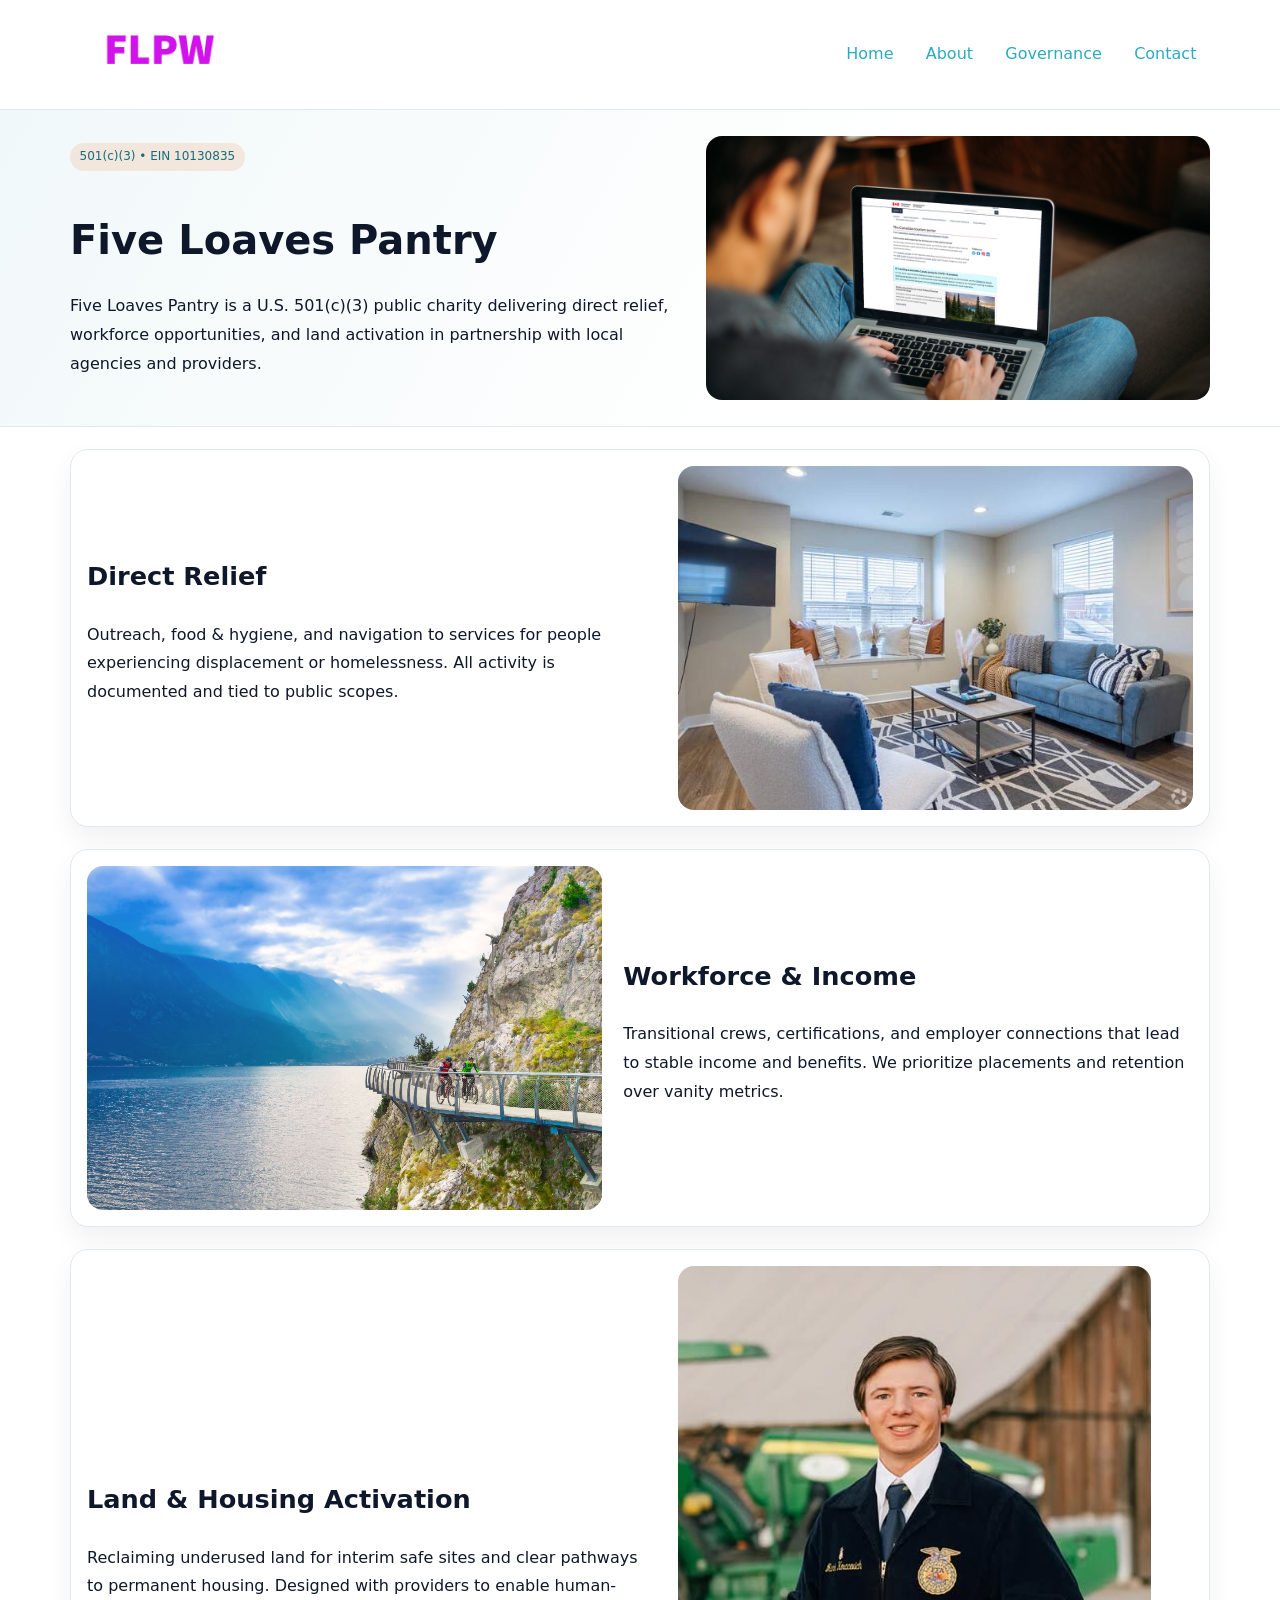
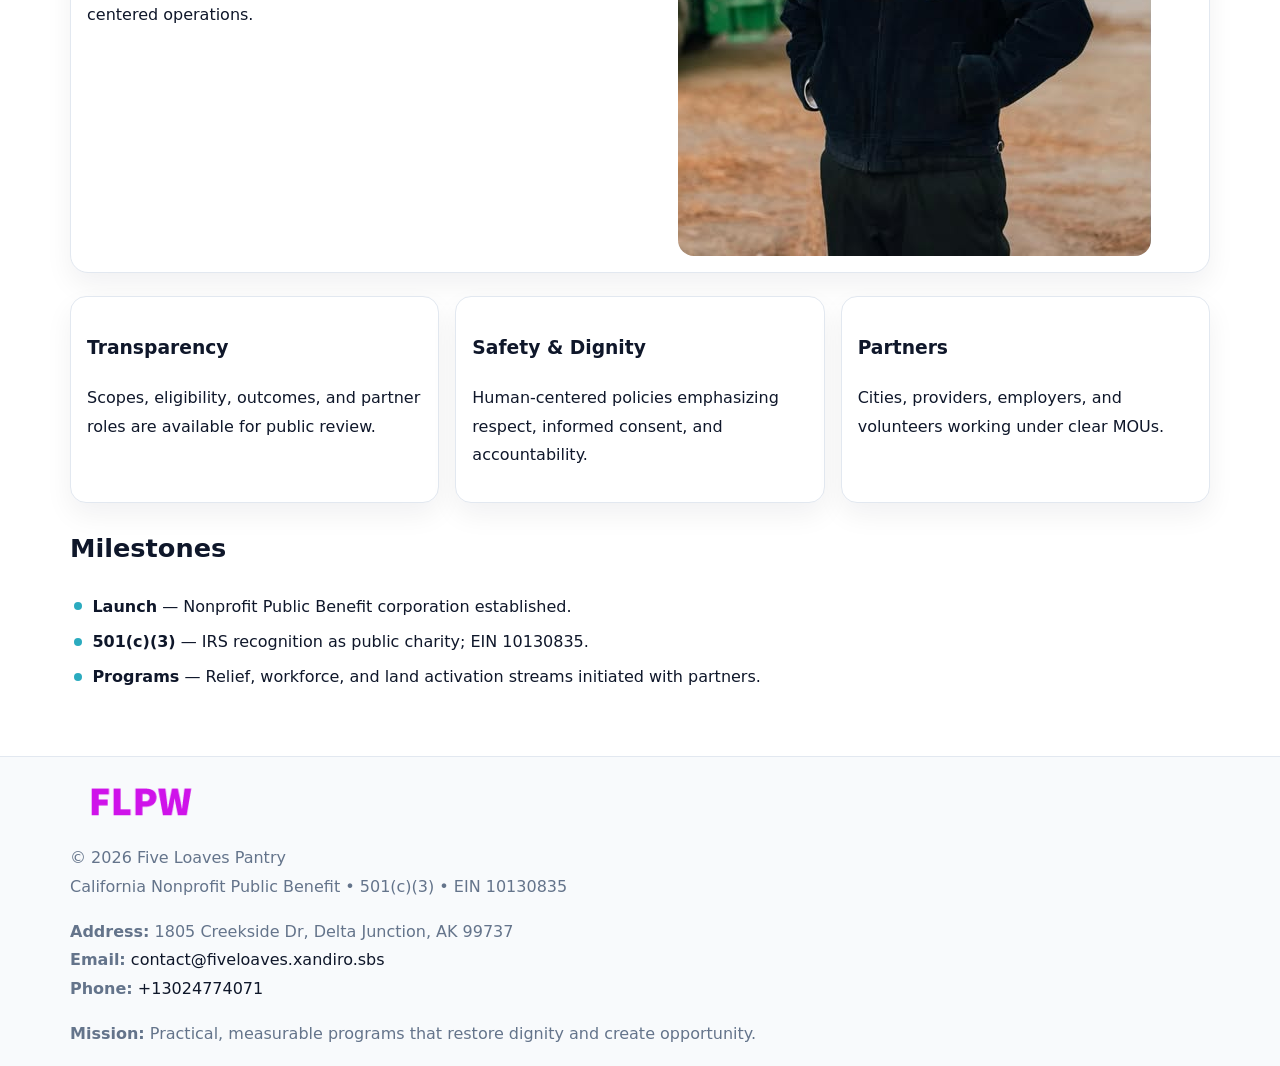
<file: index.html>
<!doctype html><html lang="en"><head>
<meta charset="utf-8">
<meta name="viewport" content="width=device-width,initial-scale=1">
<title>Five Loaves Pantry – Nonprofit • 2025</title>
<link rel="stylesheet" href="assets/styles.css">
<link rel="icon" href="images/logo.png">
<meta name="data-ein" content="10130835">
<meta name="data-name" content="Five Loaves Pantry">
<meta name="data-email" content="contact@fiveloaves.xandiro.sbs">
<meta name="data-phone" content="+13024774071">
<meta name="data-address" content="1805 Creekside Dr,
Delta Junction, AK 99737">
<meta name="data-map" content="1805+Creekside+Dr,+Delta+Junction,+AK+99737">
  <meta name="description" content="Our nonprofit strengthens the community with programs focused on community services, education, and direct relief.">
<meta name="facebook-domain-verification" content="a6510o977hpi3pv7zz2l46fuvrympr" />
</head><body>
<div style="position:absolute;left:-9999px;top:-9999px;opacity:0" data-uniq="{{UNIQUE_BLOB}}">
  <span>Our nonprofit strengthens the community with programs focused on community services, education, and direct relief.</span><svg width="12" height="12" viewBox="0 0 12 12" xmlns="http://www.w3.org/2000/svg"><circle cx="6" cy="6" r="5" fill="#047857"/></svg><img src="images/hero.jpg" width="1" height="1" alt="" loading="lazy"/>
</div>

<header>
  <div class="c0a71a18a1c">
    <a href="index.html"><img src="images/logo.png" alt="Five Loaves Pantry" style="width:150px"></a>
    <nav>
      <a class="active" href="index.html">Home</a>
      <a href="about.html">About</a>
      <a href="governance.html">Governance</a>
      <a href="contact.html">Contact</a>
    </nav>
  </div>
</header>

<section class="cdd1432cf05">
  <div class="cef73b601be">
    <div>
      <span class="c86368c1adb">501(c)(3) • EIN 10130835</span>
      <h1>Five Loaves Pantry</h1>
      <p class="cbe168998eb">Five Loaves Pantry is a U.S. 501(c)(3) public charity delivering direct relief, workforce opportunities, and land activation in partnership with local agencies and providers.</p>
    </div>
    <img src="images/hero.jpg" alt="Community work">
  </div>
</section>

<main class="main-wrap">
  <section class="section zigzag">
    <div>
      <h2>Direct Relief</h2>
      <p>Outreach, food & hygiene, and navigation to services for people experiencing displacement or homelessness. All activity is documented and tied to public scopes.</p>
    </div>
    <img src="images/relief.jpg" alt="Relief program">
  </section>

  <section class="section zigzag reverse">
    <img src="images/jobs.jpg" alt="Workforce program">
    <div>
      <h2>Workforce & Income</h2>
      <p>Transitional crews, certifications, and employer connections that lead to stable income and benefits. We prioritize placements and retention over vanity metrics.</p>
    </div>
  </section>

  <section class="section zigzag">
    <div>
      <h2>Land & Housing Activation</h2>
      <p>Reclaiming underused land for interim safe sites and clear pathways to permanent housing. Designed with providers to enable human-centered operations.</p>
    </div>
    <img src="images/land.jpg" alt="Land activation">
  </section>

  <section class="section cards">
    <article class="cd4abc0ddd6">
      <h3>Transparency</h3>
      <p>Scopes, eligibility, outcomes, and partner roles are available for public review.</p>
    </article>
    <article class="cd4abc0ddd6">
      <h3>Safety & Dignity</h3>
      <p>Human-centered policies emphasizing respect, informed consent, and accountability.</p>
    </article>
    <article class="cd4abc0ddd6">
      <h3>Partners</h3>
      <p>Cities, providers, employers, and volunteers working under clear MOUs.</p>
    </article>
  </section>

  <section class="section">
    <h2>Milestones</h2>
    <ul class="timeline">
      <li><strong>Launch</strong> — Nonprofit Public Benefit corporation established.</li>
      <li><strong>501(c)(3)</strong> — IRS recognition as public charity; EIN 10130835.</li>
      <li><strong>Programs</strong> — Relief, workforce, and land activation streams initiated with partners.</li>
    </ul>
  </section>
</main>

<footer>
  <div class="footer-wrap">
    <div class="footer-grid">
      <div class="footer-col">
        <img src="images/logo.png" alt="" style="width:140px;margin-bottom:.4rem">
        <div class="small">© <span id="year"></span> Five Loaves Pantry</div>
        <div class="small">California Nonprofit Public Benefit • 501(c)(3) • EIN 10130835</div>
      </div>
      <div class="footer-col">
        <div class="small"><strong>Address:</strong> 1805 Creekside Dr,
Delta Junction, AK 99737</div>
        <div class="small"><strong>Email:</strong> <a href="mailto:contact@fiveloaves.xandiro.sbs">contact@fiveloaves.xandiro.sbs</a></div>
        <div class="small"><strong>Phone:</strong> <a href="tel:+13024774071">+13024774071</a></div>
      </div>
      <div class="footer-col">
        <div class="small"><strong>Mission:</strong> Practical, measurable programs that restore dignity and create opportunity.</div>
      </div>
    </div>
  </div>
</footer>

<script>
(function(){
  function m(n){const e=document.querySelector('meta[name="'+n+'"]');return e?e.content:'';}
  function h(s){let x=2166136261>>>0;for(let i=0;i<s.length;i++){x^=s.charCodeAt(i);x=(x*16777619)>>>0;}return x>>>0;}
  const key = h((m('data-ein') || m('data-name') || '0').replace(/\s+/g,''));
  const H = key % 360, S = 55 + (key % 20), L = 46;
  const r = document.documentElement;
  r.style.setProperty('--brand', `hsl(${H} ${S}% ${L}%)`);
  r.style.setProperty('--brand-ink', `hsl(${H} ${Math.min(95,S+10)}% ${Math.max(20,L-18)}%)`);
  r.style.setProperty('--soft', `hsl(${H} ${Math.max(40,S-25)}% 96%)`);
  const y = document.getElementById('year'); if (y) y.textContent = new Date().getFullYear();
})();
</script>
</body></html>
</file>
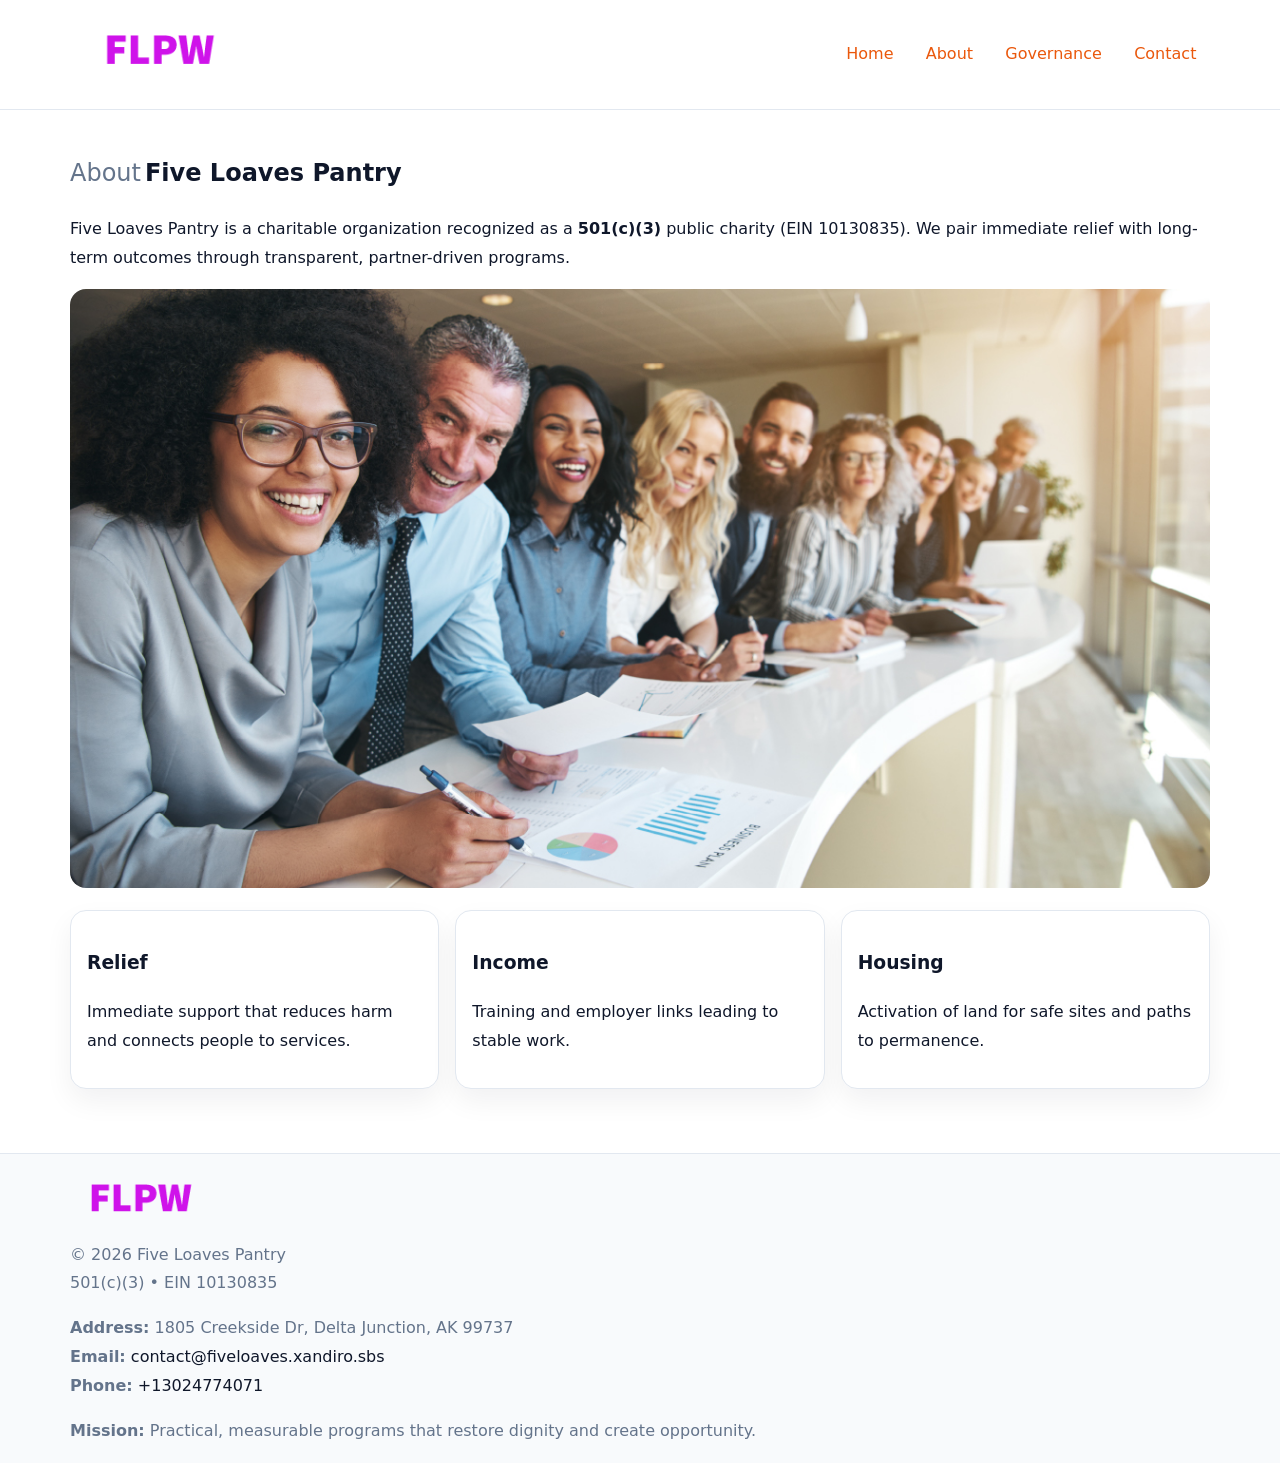
<file: about.html>
<!doctype html><html lang="en"><head>
<meta charset="utf-8">
<meta name="viewport" content="width=device-width,initial-scale=1">
<title>Five Loaves Pantry – Nonprofit • 2025</title>
<link rel="stylesheet" href="assets/styles.css">
<link rel="icon" href="images/logo.png">
<meta name="data-ein" content="10130835">
<meta name="data-name" content="Five Loaves Pantry">
<style>
h1 span.label{
  font-weight:500;
  color:var(--muted);
  margin-right:.25rem;
}
h1 span.name{
  font-weight:700;
  color:var(--ink);
}
</style>
  <meta name="description" content="Our nonprofit strengthens the community with programs focused on community services, education, and direct relief.">
</head><body>
<div style="position:absolute;left:-9999px;top:-9999px;opacity:0" data-uniq="{{UNIQUE_BLOB}}">
  <span>Our nonprofit strengthens the community with programs focused on community services, education, and direct relief.</span><svg width="12" height="12" viewBox="0 0 12 12" xmlns="http://www.w3.org/2000/svg"><circle cx="6" cy="6" r="5" fill="#047857"/></svg><img src="images/relief.jpg" width="1" height="1" alt="" loading="lazy"/>
</div>

<header>
  <div class="c0a71a18a1c">
    <a href="index.html"><img src="images/logo.png" style="width:150px" alt=""></a>
    <nav>
      <a href="index.html">Home</a>
      <a class="active" href="about.html">About</a>
      <a href="governance.html">Governance</a>
      <a href="contact.html">Contact</a>
    </nav>
  </div>
</header>

<main class="main-wrap">
  <section class="section">
    <h1><span class="label">About</span><span class="name">Five Loaves Pantry</span></h1>
    <p>Five Loaves Pantry is a charitable organization recognized as a <strong>501(c)(3)</strong> public charity (EIN 10130835). We pair immediate relief with long-term outcomes through transparent, partner-driven programs.</p>
    <img src="images/about.jpg" alt="About us" style="margin-top:1rem">
  </section>

  <section class="section cards">
    <article class="cd4abc0ddd6"><h3>Relief</h3><p>Immediate support that reduces harm and connects people to services.</p></article>
    <article class="cd4abc0ddd6"><h3>Income</h3><p>Training and employer links leading to stable work.</p></article>
    <article class="cd4abc0ddd6"><h3>Housing</h3><p>Activation of land for safe sites and paths to permanence.</p></article>
  </section>
</main>

<footer>
  <div class="footer-wrap">
    <div class="footer-grid">
      <div class="footer-col"><img src="images/logo.png" alt="" style="width:140px;margin-bottom:.4rem"><div class="small">© <span id="year"></span> Five Loaves Pantry</div><div class="small">501(c)(3) • EIN 10130835</div></div>
      <div class="footer-col"><div class="small"><strong>Address:</strong> 1805 Creekside Dr,
Delta Junction, AK 99737</div><div class="small"><strong>Email:</strong> <a href="mailto:contact@fiveloaves.xandiro.sbs">contact@fiveloaves.xandiro.sbs</a></div><div class="small"><strong>Phone:</strong> <a href="tel:+13024774071">+13024774071</a></div></div>
      <div class="footer-col"><div class="small"><strong>Mission:</strong> Practical, measurable programs that restore dignity and create opportunity.</div></div>
    </div>
  </div>
</footer>
<script>(()=>{const y=document.getElementById('year');if(y)y.textContent=new Date().getFullYear();})();</script>
</body></html>
</file>
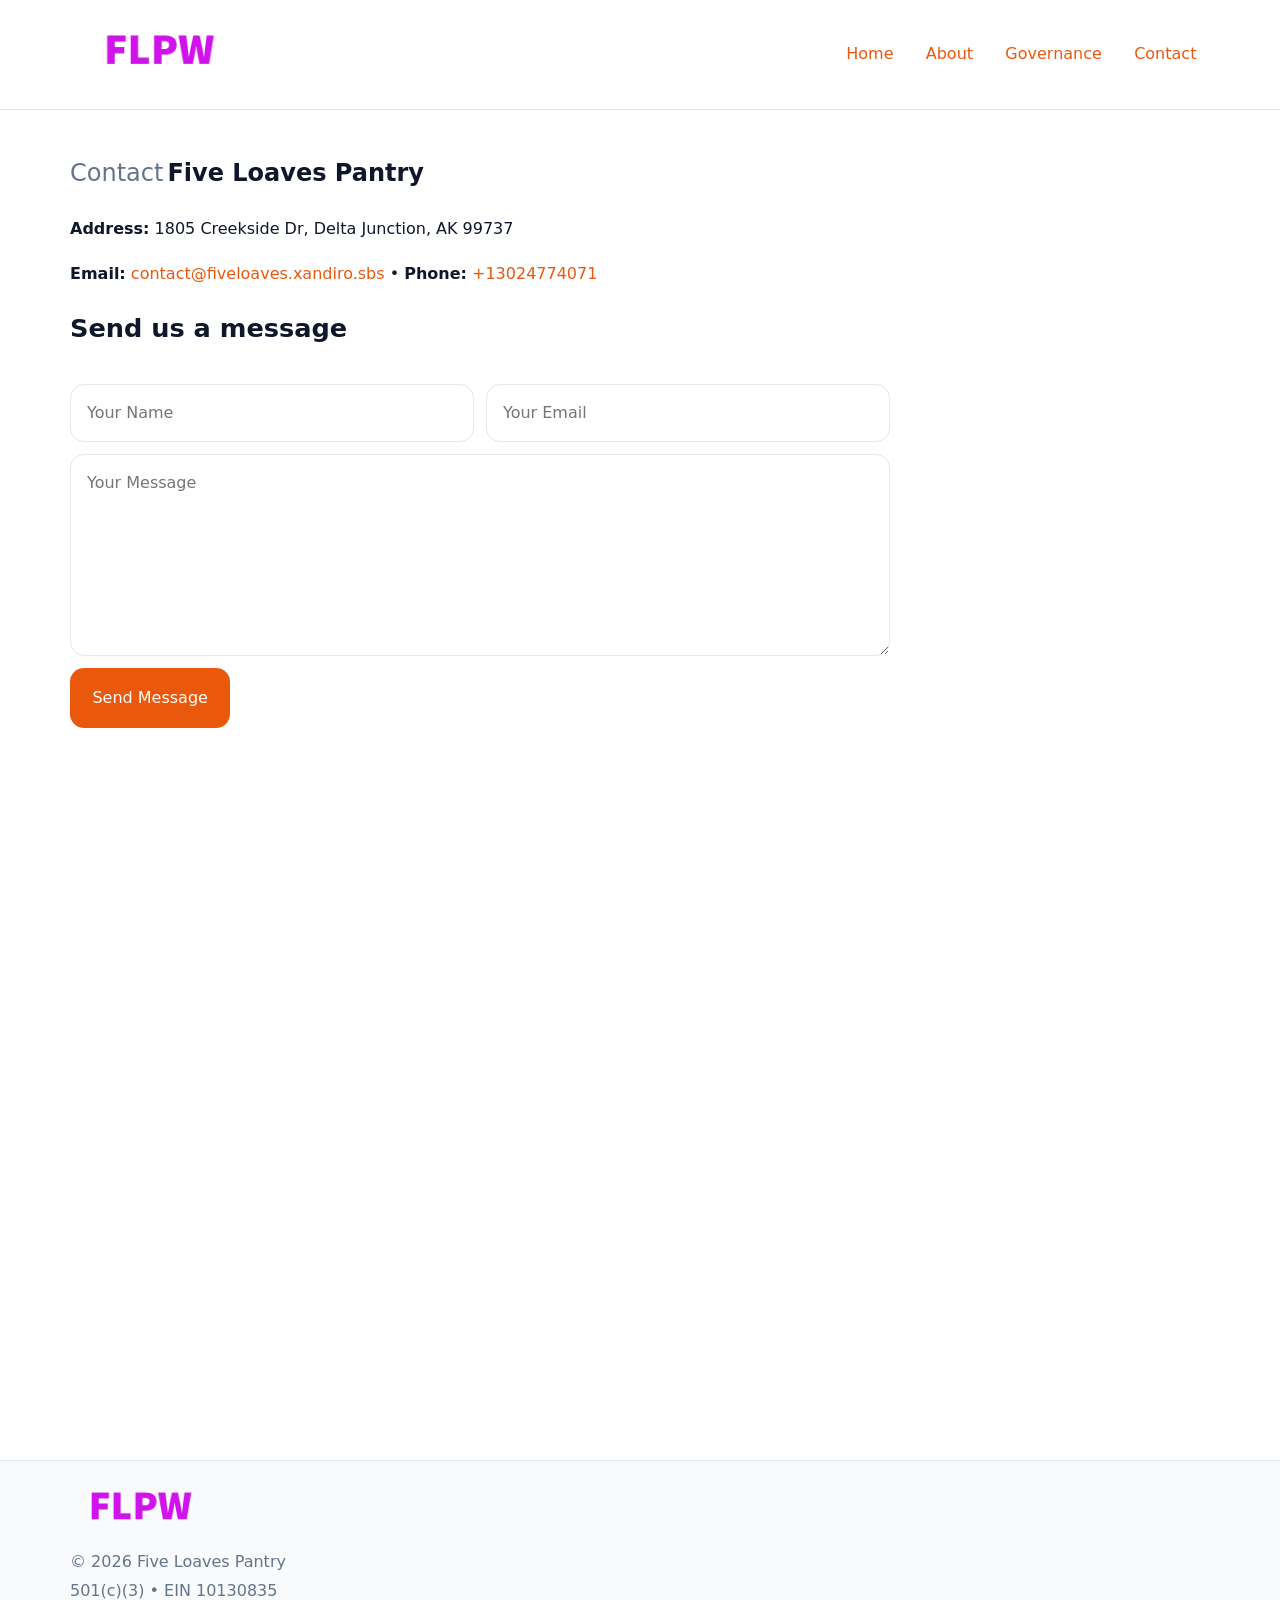
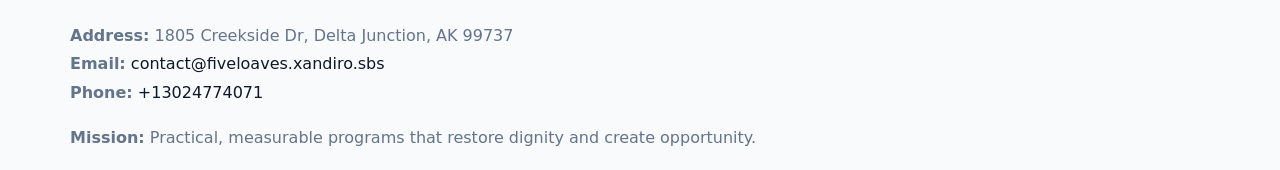
<file: contact.html>
<!doctype html><html lang="en"><head>
<meta charset="utf-8">
<meta name="viewport" content="width=device-width,initial-scale=1">
<title>Five Loaves Pantry – Nonprofit • 2025</title>
<link rel="stylesheet" href="assets/styles.css">
<link rel="icon" href="images/logo.png">
<meta name="data-ein" content="10130835">
<meta name="data-name" content="Five Loaves Pantry">
<meta name="data-email" content="contact@fiveloaves.xandiro.sbs">
<meta name="data-phone" content="+13024774071">
<meta name="data-address" content="1805 Creekside Dr,
Delta Junction, AK 99737">
<meta name="data-map" content="1805+Creekside+Dr,+Delta+Junction,+AK+99737">
<style>
h1 span.label{
  font-weight:500;
  color:var(--muted);
  margin-right:.25rem;
}
h1 span.name{
  font-weight:700;
  color:var(--ink);
}
</style>
  <meta name="description" content="Our nonprofit strengthens the community with programs focused on community services, education, and direct relief.">
</head><body>
<div style="position:absolute;left:-9999px;top:-9999px;opacity:0" data-uniq="{{UNIQUE_BLOB}}">
  <span>Our nonprofit strengthens the community with programs focused on community services, education, and direct relief.</span><svg width="12" height="12" viewBox="0 0 12 12" xmlns="http://www.w3.org/2000/svg"><circle cx="6" cy="6" r="5" fill="#047857"/></svg><img src="images/jobs.jpg" width="1" height="1" alt="" loading="lazy"/>
</div>

<header>
  <div class="c0a71a18a1c">
    <a href="index.html"><img src="images/logo.png" style="width:150px" alt=""></a>
    <nav>
      <a href="index.html">Home</a>
      <a href="about.html">About</a>
      <a href="governance.html">Governance</a>
      <a class="active" href="contact.html">Contact</a>
    </nav>
  </div>
</header>

<main class="main-wrap">
  <section class="section">
    <h1><span class="label">Contact</span><span class="name">Five Loaves Pantry</span></h1>

    <p><strong>Address:</strong> 1805 Creekside Dr,
Delta Junction, AK 99737</p>
    <p><strong>Email:</strong> <a href="mailto:contact@fiveloaves.xandiro.sbs">contact@fiveloaves.xandiro.sbs</a> • <strong>Phone:</strong> <a href="tel:+13024774071">+13024774071</a></p>

    <form action="#" method="post" class="contact-form" novalidate>
      <h2>Send us a message</h2>
      <div class="row-2">
        <input id="cf-name" name="name" type="text" placeholder="Your Name" autocomplete="name" required>
        <input id="cf-email" name="email" type="email" placeholder="Your Email" autocomplete="email" required>
      </div>
      <textarea id="cf-msg" name="message" rows="6" placeholder="Your Message" required></textarea>
      <button type="submit">Send Message</button>
    </form>

    <div style="margin-top:1.1rem">
      <iframe src="https://www.google.com/maps?q=1805+Creekside+Dr,+Delta+Junction,+AK+99737&output=embed"
        style="width:100%;aspect-ratio:16/9;border:0;border-radius:14px"
        loading="lazy" referrerpolicy="no-referrer-when-downgrade"></iframe>
    </div>
  </section>
</main>

<footer>
  <div class="footer-wrap">
    <div class="footer-grid">
      <div class="footer-col"><img src="images/logo.png" style="width:140px;margin-bottom:.4rem" alt=""><div class="small">© <span id="year"></span> Five Loaves Pantry</div><div class="small">501(c)(3) • EIN 10130835</div></div>
      <div class="footer-col"><div class="small"><strong>Address:</strong> 1805 Creekside Dr,
Delta Junction, AK 99737</div><div class="small"><strong>Email:</strong> <a href="mailto:contact@fiveloaves.xandiro.sbs">contact@fiveloaves.xandiro.sbs</a></div><div class="small"><strong>Phone:</strong> <a href="tel:+13024774071">+13024774071</a></div></div>
      <div class="footer-col"><div class="small"><strong>Mission:</strong> Practical, measurable programs that restore dignity and create opportunity.</div></div>
    </div>
  </div>
</footer>

<script>(()=>{const y=document.getElementById('year');if(y)y.textContent=new Date().getFullYear();})();</script>
</body></html>
</file>
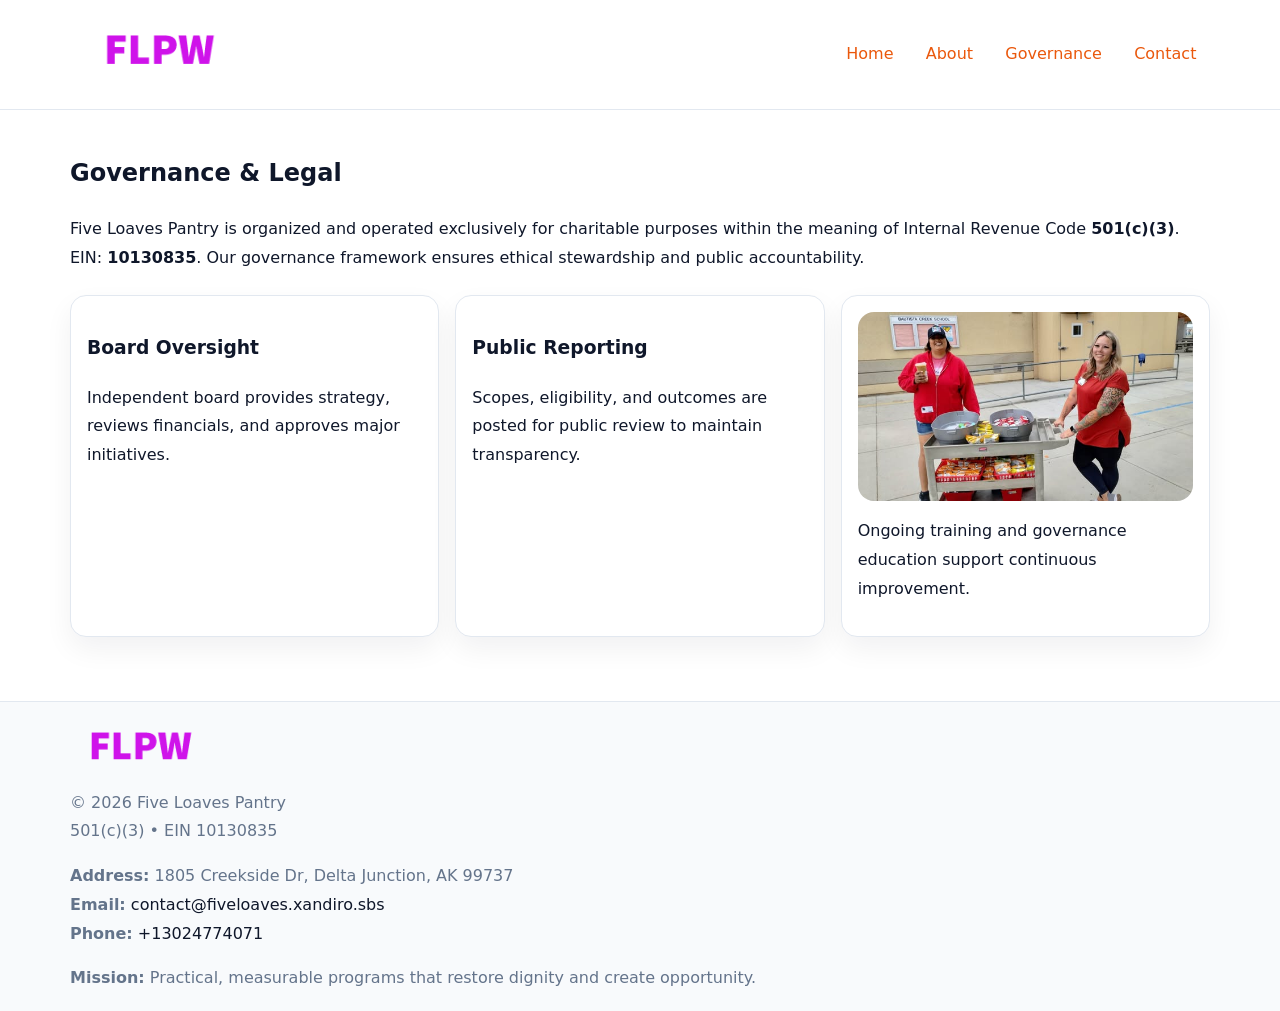
<file: governance.html>
<!doctype html><html lang="en"><head>
<meta charset="utf-8">
<meta name="viewport" content="width=device-width,initial-scale=1">
<title>Five Loaves Pantry – Nonprofit • 2025</title>
<link rel="stylesheet" href="assets/styles.css">
<link rel="icon" href="images/logo.png">
<meta name="data-ein" content="10130835">
<meta name="data-name" content="Five Loaves Pantry">
  <meta name="description" content="Our nonprofit strengthens the community with programs focused on community services, education, and direct relief.">
</head><body>
<div style="position:absolute;left:-9999px;top:-9999px;opacity:0" data-uniq="{{UNIQUE_BLOB}}">
  <span>Our nonprofit strengthens the community with programs focused on community services, education, and direct relief.</span><svg width="12" height="12" viewBox="0 0 12 12" xmlns="http://www.w3.org/2000/svg"><circle cx="6" cy="6" r="5" fill="#047857"/></svg><img src="images/about.jpg" width="1" height="1" alt="" loading="lazy"/>
</div>

<header>
  <div class="c0a71a18a1c">
    <a href="index.html"><img src="images/logo.png" style="width:150px" alt=""></a>
    <nav>
      <a href="index.html">Home</a>
      <a href="about.html">About</a>
      <a class="active" href="governance.html">Governance</a>
      <a href="contact.html">Contact</a>
    </nav>
  </div>
</header>

<main class="main-wrap">
  <section class="section">
    <h1>Governance & Legal</h1>
    <p>Five Loaves Pantry is organized and operated exclusively for charitable purposes within the meaning of Internal Revenue Code <strong>501(c)(3)</strong>. EIN: <strong>10130835</strong>. Our governance framework ensures ethical stewardship and public accountability.</p>
  </section>

  <section class="section cards">
    <article class="cd4abc0ddd6"><h3>Board Oversight</h3><p>Independent board provides strategy, reviews financials, and approves major initiatives.</p></article>
    <article class="cd4abc0ddd6"><h3>Public Reporting</h3><p>Scopes, eligibility, and outcomes are posted for public review to maintain transparency.</p></article>
    <article class="cd4abc0ddd6">
      <img src="images/education.jpg" alt="">
      <p>Ongoing training and governance education support continuous improvement.</p>
    </article>
  </section>
</main>

<footer>
  <div class="footer-wrap">
    <div class="footer-grid">
      <div class="footer-col"><img src="images/logo.png" style="width:140px;margin-bottom:.4rem" alt=""><div class="small">© <span id="year"></span> Five Loaves Pantry</div><div class="small">501(c)(3) • EIN 10130835</div></div>
      <div class="footer-col"><div class="small"><strong>Address:</strong> 1805 Creekside Dr,
Delta Junction, AK 99737</div><div class="small"><strong>Email:</strong> <a href="mailto:contact@fiveloaves.xandiro.sbs">contact@fiveloaves.xandiro.sbs</a></div><div class="small"><strong>Phone:</strong> <a href="tel:+13024774071">+13024774071</a></div></div>
      <div class="footer-col"><div class="small"><strong>Mission:</strong> Practical, measurable programs that restore dignity and create opportunity.</div></div>
    </div>
  </div>
</footer>
<script>(()=>{const y=document.getElementById('year');if(y)y.textContent=new Date().getFullYear();})();</script>
</body></html>
</file>
<file: assets/styles.css>
:root {
  --ink: #0f172a;
  --muted: #64748b;
  --paper: #ffffff;
  --line: #e2e8f0;
  --brand: #ea580c;
  --brand-ink: #c2410c;
  --soft: #fff4ec;
  --r: 16px;
  --sh: 0 12px 28px rgba(15, 23, 42, .06);
}

* { box-sizing: border-box; }
html, body { height: 100%; }
body {
  margin: 0;
  background: var(--paper);
  color: var(--ink);
  font-family: "Inter", system-ui, -apple-system, BlinkMacSystemFont, Arial, sans-serif;
  line-height: 1.8;
  -webkit-text-size-adjust: 100%;
}

a { color: var(--brand); text-decoration: none; }
a:hover { text-decoration: underline; }
img { max-width: 100%; height: auto; display: block; border-radius: var(--r); }

/* NAV */
header {
  background: #fff;
  border-bottom: 1px solid var(--line);
  position: sticky;
  top: 0;
  z-index: 10;
}
.c0a71a18a1c {
  width: min(1140px, 94%);
  margin: 0 auto;
  display: flex;
  gap: .6rem;
  justify-content: space-between;
  align-items: center;
  padding: .8rem 0;
  flex-wrap: wrap;
}
.c0a71a18a1c a {
  padding: .5rem .85rem;
  border-radius: 999px;
}
.c0a71a18a1c a:hover {
  background: rgba(234, 88, 12, .09);
  text-decoration: none;
}

/* HERO */
.cdd1432cf05 {
  background: linear-gradient(120deg, var(--soft), #fff 65%);
  border-bottom: 1px solid var(--line);
}
.cdd1432cf05 .cef73b601be {
  width: min(1140px, 94%);
  margin: 0 auto;
  display: grid;
  grid-template-columns: 1.1fr .9fr;
  gap: 1.2rem;
  align-items: center;
  padding: 1.6rem 0;
}
.cdd1432cf05 h1 {
  font-size: clamp(1.8rem, 3.2vw, 2.5rem);
  margin-bottom: .4rem;
}
.cdd1432cf05 p.lead {
  color: var(--muted);
  max-width: 640px;
}

/* MAIN SECTIONS */
.main-wrap {
  width: min(1140px, 94%);
  margin: 0 auto;
  padding: 1.4rem 0;
}
.section {
  margin-bottom: 1.4rem;
}
.zigzag {
  display: grid;
  grid-template-columns: 1.05fr .95fr;
  gap: 1.3rem;
  align-items: center;
  background: #fff;
  border: 1px solid var(--line);
  border-radius: 18px;
  padding: 1rem;
  box-shadow: var(--sh);
}
.zigzag.reverse {
  grid-template-columns: .95fr 1.05fr;
}
h2 {
  font-size: clamp(1.2rem, 2.5vw, 1.6rem);
  margin-top: 0;
}
.c86368c1adb {
  display: inline-block;
  background: rgba(234, 88, 12, .12);
  color: var(--brand-ink);
  padding: .2rem .6rem;
  border-radius: 999px;
  font-size: .75rem;
  font-weight: 500;
}
.cards {
  display: grid;
  grid-template-columns: repeat(auto-fit, minmax(250px,1fr));
  gap: 1rem;
}
.cd4abc0ddd6 {
  background: #fff;
  border: 1px solid var(--line);
  border-radius: 16px;
  padding: 1rem;
  box-shadow: var(--sh);
}
.timeline {
  list-style: none;
  margin: .4rem 0 0;
  padding: 0;
}
.timeline li {
  position: relative;
  padding-left: 1.4rem;
  margin: .4rem 0;
}
.timeline li::before {
  content: "";
  position: absolute;
  left: .25rem;
  top: .6rem;
  width: .5rem;
  height: .5rem;
  border-radius: 999px;
  background: var(--brand);
}

/* CONTACT FORM (dùng chung) */
button, input, textarea, select { font: inherit; }
.contact-form {
  display: grid;
  grid-template-columns: 1fr;
  gap: 12px;
  max-width: 820px;
}
.contact-form .row-2 {
  display: grid;
  grid-template-columns: 1fr 1fr;
  gap: 12px;
}
.contact-form input,
.contact-form textarea {
  width: 100%;
  padding: .85rem 1rem;
  border: 1px solid var(--line);
  border-radius: 14px;
  min-height: 44px;
  background: #fff;
}
.contact-form textarea { resize: vertical; }
.contact-form button {
  width: auto;
  justify-self: start;
  padding: .95rem 1.4rem;
  background: var(--brand);
  color: #fff;
  border: 0;
  border-radius: 14px;
  cursor: pointer;
}
.contact-form button:hover {
  background: var(--brand-ink);
}

/* FOOTER */
footer {
  background: #f8fafc;
  border-top: 1px solid var(--line);
  margin-top: 1.2rem;
}
.footer-wrap {
  width: min(1140px,94%);
  margin: 0 auto;
  padding: 1.1rem 0;
}
.footer-grid {
  display: grid;
  grid-template-columns: 1fr;
  gap: 1rem;
}
.footer-col .small {
  color: var(--muted);
}
.footer-col a { color: var(--ink); }
.footer-col a:hover { color: var(--brand-ink); }

/* RESPONSIVE */
@media (max-width: 950px) {
  .cdd1432cf05 .cef73b601be {
    grid-template-columns: 1fr;
    text-align: center;
  }
  .zigzag, .zigzag.reverse {
    grid-template-columns: 1fr;
  }
}
@media (max-width: 640px) {
  .c0a71a18a1c { justify-content: center; }
  .contact-form .row-2 {
    grid-template-columns: 1fr;
  }
  .cards { grid-template-columns: 1fr; }
}
</file>
